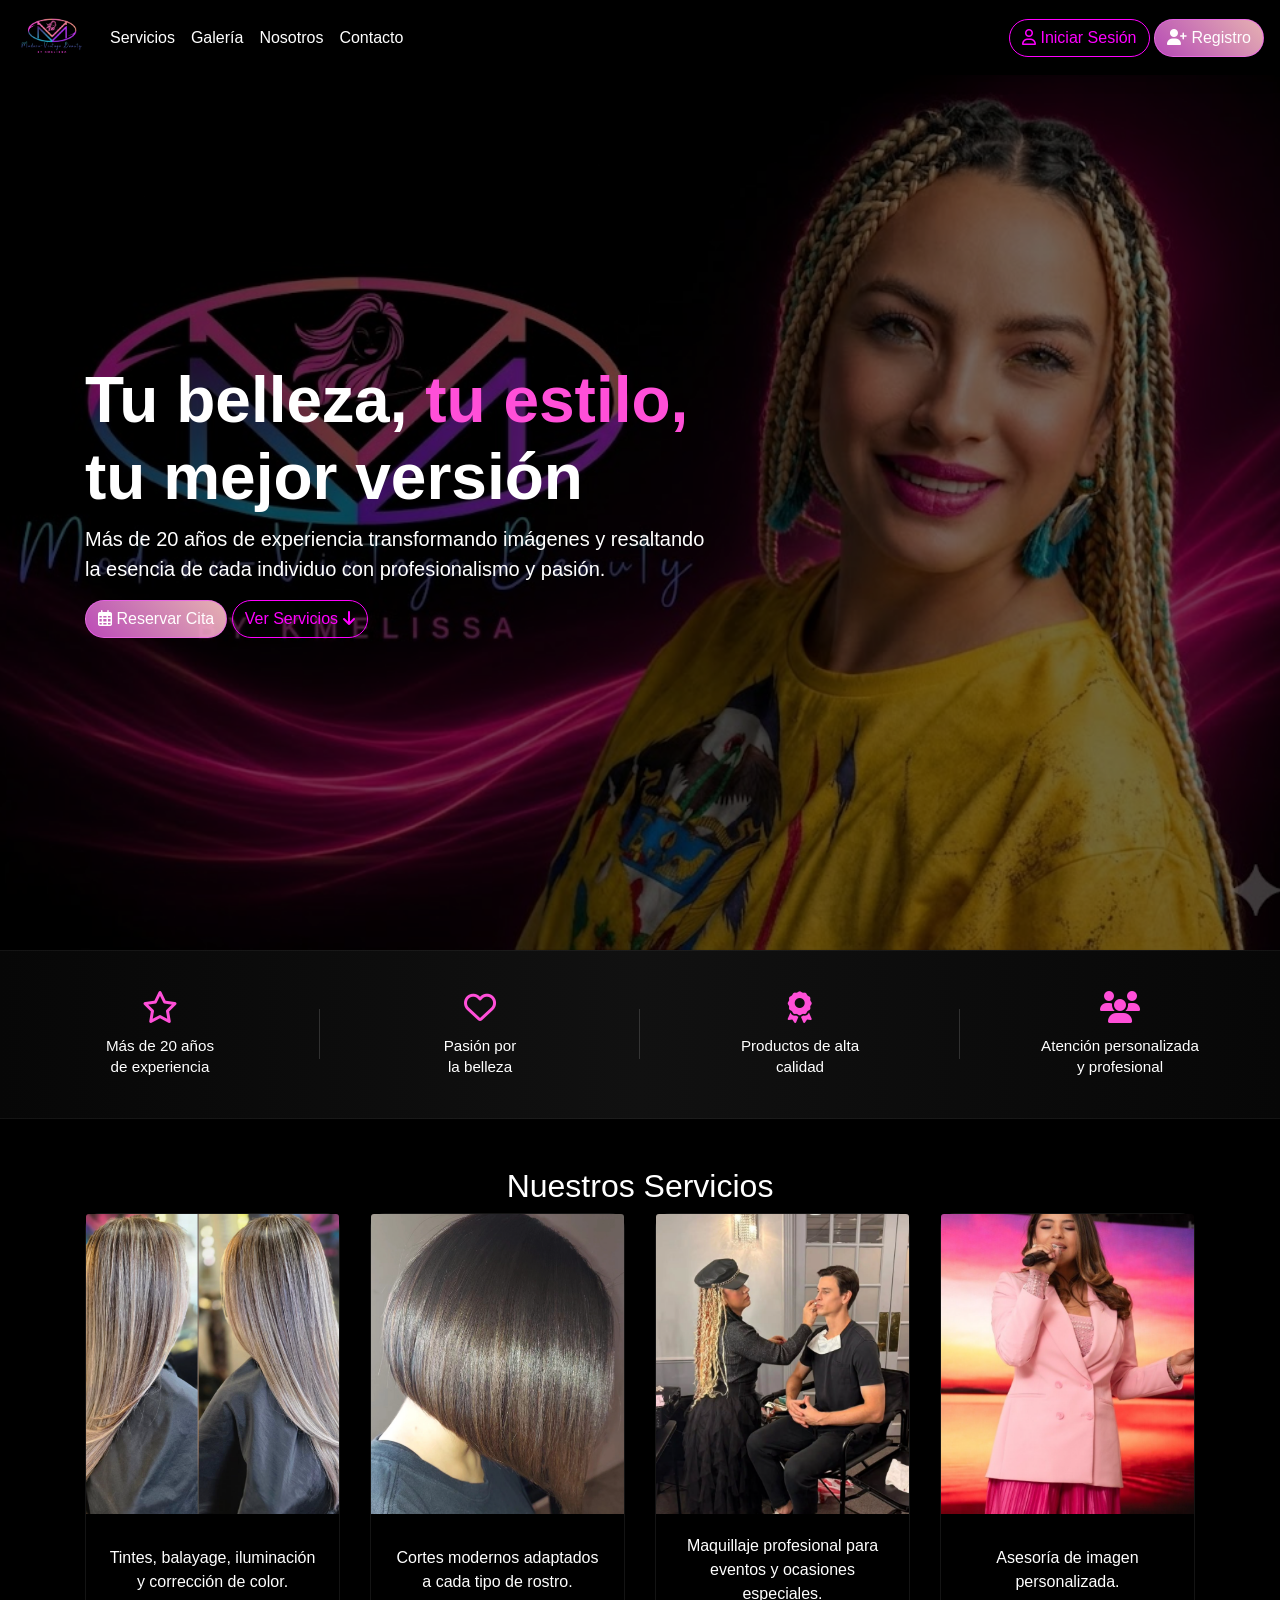
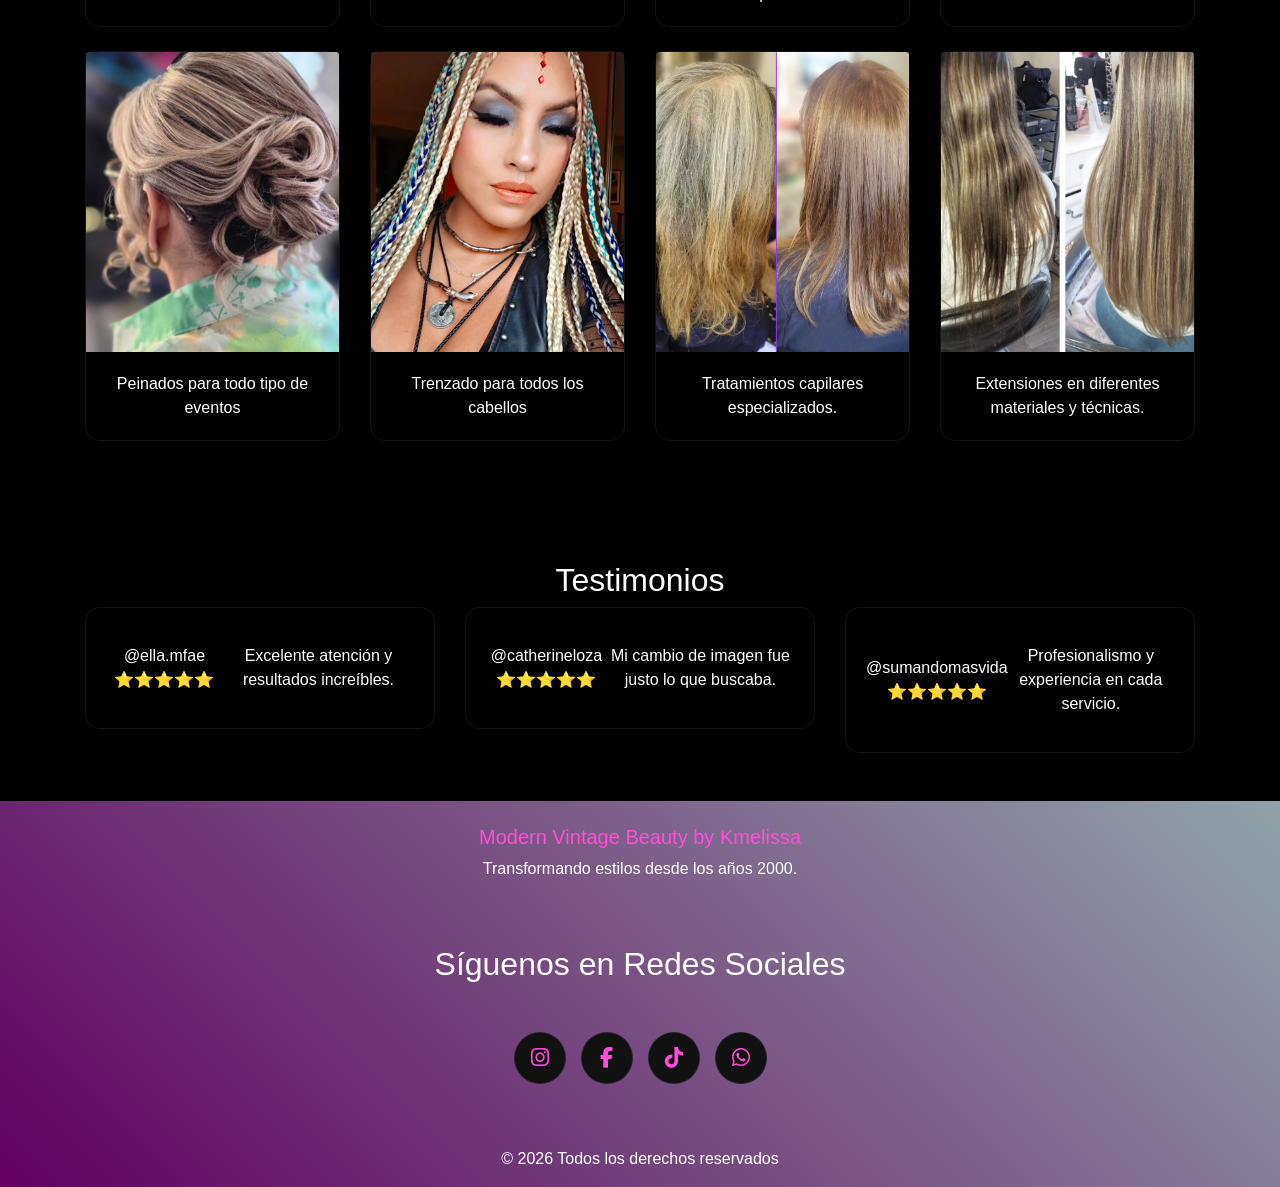
<file: index.html>
<!doctype html>
<html lang="en">

<head>
    <!-- Required meta tags -->
    <meta charset="utf-8">
    <meta name="viewport" content="width=device-width, initial-scale=1, shrink-to-fit=no">

    <!-- Bootstrap CSS -->
    <link rel="stylesheet" href="https://cdn.jsdelivr.net/npm/bootstrap@4.6.2/dist/css/bootstrap.min.css"
        integrity="sha384-xOolHFLEh07PJGoPkLv1IbcEPTNtaed2xpHsD9ESMhqIYd0nLMwNLD69Npy4HI+N" crossorigin="anonymous">
    <!-- Font Awesome -->
    <link rel="stylesheet" href="https://cdnjs.cloudflare.com/ajax/libs/font-awesome/6.5.2/css/all.min.css">
    <!-- CSS -->
    <link rel="stylesheet" href="./index.css">
    <link rel="stylesheet" href="./style.css">

    <title>Modern Vintage Beauty</title>
</head>

<body>
    <!-- NAVBAR -->

    <nav class="navbar navbar-expand-lg navbar-dark bg-dark">
        <a class="navbar-brand" href="./index.html"><img src="./assets/logoconfondo.png" alt="Logo" class="logo"></a>
        <button class="navbar-toggler" type="button" data-toggle="collapse" data-target="#navbarSupportedContent"
            aria-controls="navbarSupportedContent" aria-expanded="false" aria-label="Toggle navigation">
            <span class="navbar-toggler-icon"></span>
        </button>

        <div class="collapse navbar-collapse" id="navbarSupportedContent">
            <ul class="navbar-nav mr-auto">
                <li class="nav-item">
                    <a class="nav-link" href="#servicios">Servicios</a>
                </li>
                <li class="nav-item">
                    <a class="nav-link" href="./galeria.html">Galería</a>
                </li>
                <li class="nav-item">
                    <a class="nav-link" href="./nosotros.html">Nosotros</a>
                </li>
                <li class="nav-item">
                    <a class="nav-link" href="./contacto.html">Contacto</a>
                </li>
            </ul>
            <div class="botones-nav">

                <a href="./login.html" class="btn btn-login">
                    <i class="fa-regular fa-user"></i>
                    Iniciar Sesión
                </a>
                <a href="./registro.html" class="btn btn-registro">
                    <i class="fa-solid fa-user-plus"></i>
                    Registro
                </a>
            </div>
        </div>
    </nav>

    <!-- HERO -->

    <section class="hero">

        <div class="overlay"></div>

        <div class="container hero-content">

            <div class="row">

                <div class="col-lg-7">

                    <h1>
                        Tu belleza,
                        <span>tu estilo,</span>
                        tu mejor versión
                    </h1>

                    <p>
                        Más de 20 años de experiencia transformando imágenes y
                        resaltando la esencia de cada individuo con profesionalismo y pasión.
                    </p>

                    <div class="hero-buttons">

                        <a href="./contacto.html" class="btn btn-principal">
                            <i class="fa-regular fa-calendar-days"></i>
                            Reservar Cita
                        </a>

                        <a href="#servicios" class="btn btn-secundario">
                            Ver Servicios
                            <i class="fa-solid fa-arrow-down"></i>
                        </a>

                    </div>
                </div>

            </div>

        </div>

    </section>

    <!-- BENEFICIOS -->

    <section class="beneficios">

        <div class="container-fluid">

            <div class="row text-center">

                <div class="col-md-3 col-6 beneficio-item">

                    <i class="fa-regular fa-star"></i>

                    <h6>Más de 20 años<br>de experiencia</h6>

                </div>

                <div class="col-md-3 col-6 beneficio-item">

                    <i class="fa-regular fa-heart"></i>

                    <h6>Pasión por<br>la belleza</h6>

                </div>
            

                <div class="col-md-3 col-6 beneficio-item">

                    <i class="fa-solid fa-award"></i>

                    <h6>Productos de alta<br>calidad</h6>

                </div>

                <div class="col-md-3 col-6 beneficio-item">

                    <i class="fa-solid fa-users"></i>

                    <h6>Atención personalizada<br>y profesional</h6>

                </div>

            </div>

        </div>

    </section>

    <!-- SERVICIOS -->

    <section class="py-5" id="servicios">

        <div class="container">

            <h2 class="text-center section-title">
                Nuestros Servicios
            </h2>

            <div class="row">

                <div class="col-md-3 mb-4">

                    <div class="card servicio-card">
                        <img src="./assets/color.png" class="card-img-top" alt="Coloración">
                        <div class="card-body">
                            <p class="card-text">Tintes, balayage, iluminación y corrección de color.</p>
                        </div>
                    </div>

                </div>

                <div class="col-md-3 mb-4">

                    <div class="card servicio-card">
                        <img src="./assets/cortes.png" class="card-img-top" alt="Cortes">
                        <div class="card-body">
                            <p class="card-text">Cortes modernos adaptados a cada tipo de rostro.</p>
                        </div>
                    </div>

                </div>

                <div class="col-md-3 mb-4">

                    <div class="card servicio-card">
                        <img src="./assets/maquillaje.png" class="card-img-top" alt="Maquillaje">
                        <div class="card-body">
                            <p class="card-text">Maquillaje profesional para eventos y ocasiones especiales.</p>
                        </div>
                    </div>

                </div>

                <div class="col-md-3 mb-4">

                    <div class="card servicio-card">
                        <img src="./assets/asesoriadeimagen.png" class="card-img-top" alt="Asesoría de Imagen">
                        <div class="card-body">
                            <p class="card-text">Asesoría de imagen personalizada.</p>
                        </div>
                    </div>

                </div>

                <div class="col-md-3 mb-4">

                    <div class="card servicio-card">
                        <img src="./assets/peinados.png" class="card-img-top" alt="Peinados">
                        <div class="card-body">
                            <p class="card-text">Peinados para todo tipo de eventos</p>
                        </div>
                    </div>

                </div>

                <div class="col-md-3 mb-4">

                    <div class="card servicio-card">
                        <img src="./assets/trenzado.png" class="card-img-top" alt="Trenzado">
                        <div class="card-body">
                            <p class="card-text">Trenzado para todos los cabellos</p>
                        </div>
                    </div>

                </div>

                <div class="col-md-3 mb-4">

                    <div class="card servicio-card">
                        <img src="./assets/tratamientos.png" class="card-img-top" alt="Tratamientos">
                        <div class="card-body">
                            <p class="card-text">Tratamientos capilares especializados.</p>
                        </div>
                    </div>

                </div>

                <div class="col-md-3 mb-4">

                    <div class="card servicio-card">
                        <img src="./assets/extensiones.png" class="card-img-top" alt="Extensiones">
                        <div class="card-body">
                            <p class="card-text">Extensiones en diferentes materiales y técnicas.</p>
                        </div>
                    </div>

                </div>

            </div>

        </div>

    </section>

    <!-- TESTIMONIOS -->

    <section class="py-5">

        <div class="container">

            <h2 class="text-center section-title">
                Testimonios
            </h2>

            <div class="row">

                <div class="col-md-4">

                    <div class="card">

                        <div class="card-body">

                            @ella.mfae
                            ⭐⭐⭐⭐⭐

                            <p class="mt-3">
                                Excelente atención y resultados increíbles.
                            </p>

                        </div>

                    </div>

                </div>

                <div class="col-md-4">

                    <div class="card">

                        <div class="card-body">

                            @catherineloza
                            ⭐⭐⭐⭐⭐

                            <p class="mt-3">
                                Mi cambio de imagen fue justo lo que buscaba.
                            </p>

                        </div>

                    </div>

                </div>

                <div class="col-md-4">

                    <div class="card">

                        <div class="card-body">

                            @sumandomasvida
                            ⭐⭐⭐⭐⭐

                            <p class="mt-3">
                                Profesionalismo y experiencia en cada servicio.
                            </p>

                        </div>

                    </div>

                </div>

            </div>

        </div>

    </section>

    <!-- FOOTER -->

    <footer class="py-4">

        <div class="container text-center">

            <h5>Modern Vintage Beauty by Kmelissa</h5>

            <p>
                Transformando estilos desde los años 2000.
            </p>
            <section class="redes-section py-5">

    <div class="container text-center">

        <h2 class="section-title mb-5">

            Síguenos en Redes Sociales

        </h2>

        <div class="social-links">

            <a href="https://www.instagram.com/modernvintagebeauty_bykmelissa/" class="social-btn">

                <i class="fa-brands fa-instagram"></i>

            </a>

            <a href="https://www.facebook.com/karenmelissa.munozpena?locale=es_LA" class="social-btn">

                <i class="fa-brands fa-facebook-f"></i>

            </a>

            <a href="https://www.tiktok.com/@modern_vintage_beauty_km?lang=es-419" class="social-btn">

                <i class="fa-brands fa-tiktok"></i>

            </a>

            <a href="https://wa.me/13463327100" class="social-btn">

                <i class="fa-brands fa-whatsapp"></i>

            </a>

        </div>

    </div>

</section>

            <p class="mb-0">
                © 2026 Todos los derechos reservados
            </p>

        </div>

    </footer>

    <!-- Optional JavaScript; choose one of the two! -->

    <!-- Option 1: jQuery and Bootstrap Bundle (includes Popper) -->
    <script src="https://cdn.jsdelivr.net/npm/jquery@3.5.1/dist/jquery.slim.min.js"
        integrity="sha384-DfXdz2htPH0lsSSs5nCTpuj/zy4C+OGpamoFVy38MVBnE+IbbVYUew+OrCXaRkfj"
        crossorigin="anonymous"></script>
    <script src="https://cdn.jsdelivr.net/npm/bootstrap@4.6.2/dist/js/bootstrap.bundle.min.js"
        integrity="sha384-Fy6S3B9q64WdZWQUiU+q4/2Lc9npb8tCaSX9FK7E8HnRr0Jz8D6OP9dO5Vg3Q9ct"
        crossorigin="anonymous"></script>

    <!-- Option 2: Separate Popper and Bootstrap JS -->
    <!--
    <script src="https://cdn.jsdelivr.net/npm/jquery@3.5.1/dist/jquery.slim.min.js" integrity="sha384-DfXdz2htPH0lsSSs5nCTpuj/zy4C+OGpamoFVy38MVBnE+IbbVYUew+OrCXaRkfj" crossorigin="anonymous"></script>
    <script src="https://cdn.jsdelivr.net/npm/popper.js@1.16.1/dist/umd/popper.min.js" integrity="sha384-9/reFTGAW83EW2RDu2S0VKaIzap3H66lZH81PoYlFhbGU+6BZp6G7niu735Sk7lN" crossorigin="anonymous"></script>
    <script src="https://cdn.jsdelivr.net/npm/bootstrap@4.6.2/dist/js/bootstrap.min.js" integrity="sha384-+sLIOodYLS7CIrQpBjl+C7nPvqq+FbNUBDunl/OZv93DB7Ln/533i8e/mZXLi/P+" crossorigin="anonymous"></script>
    -->
</body>

</html>
</file>
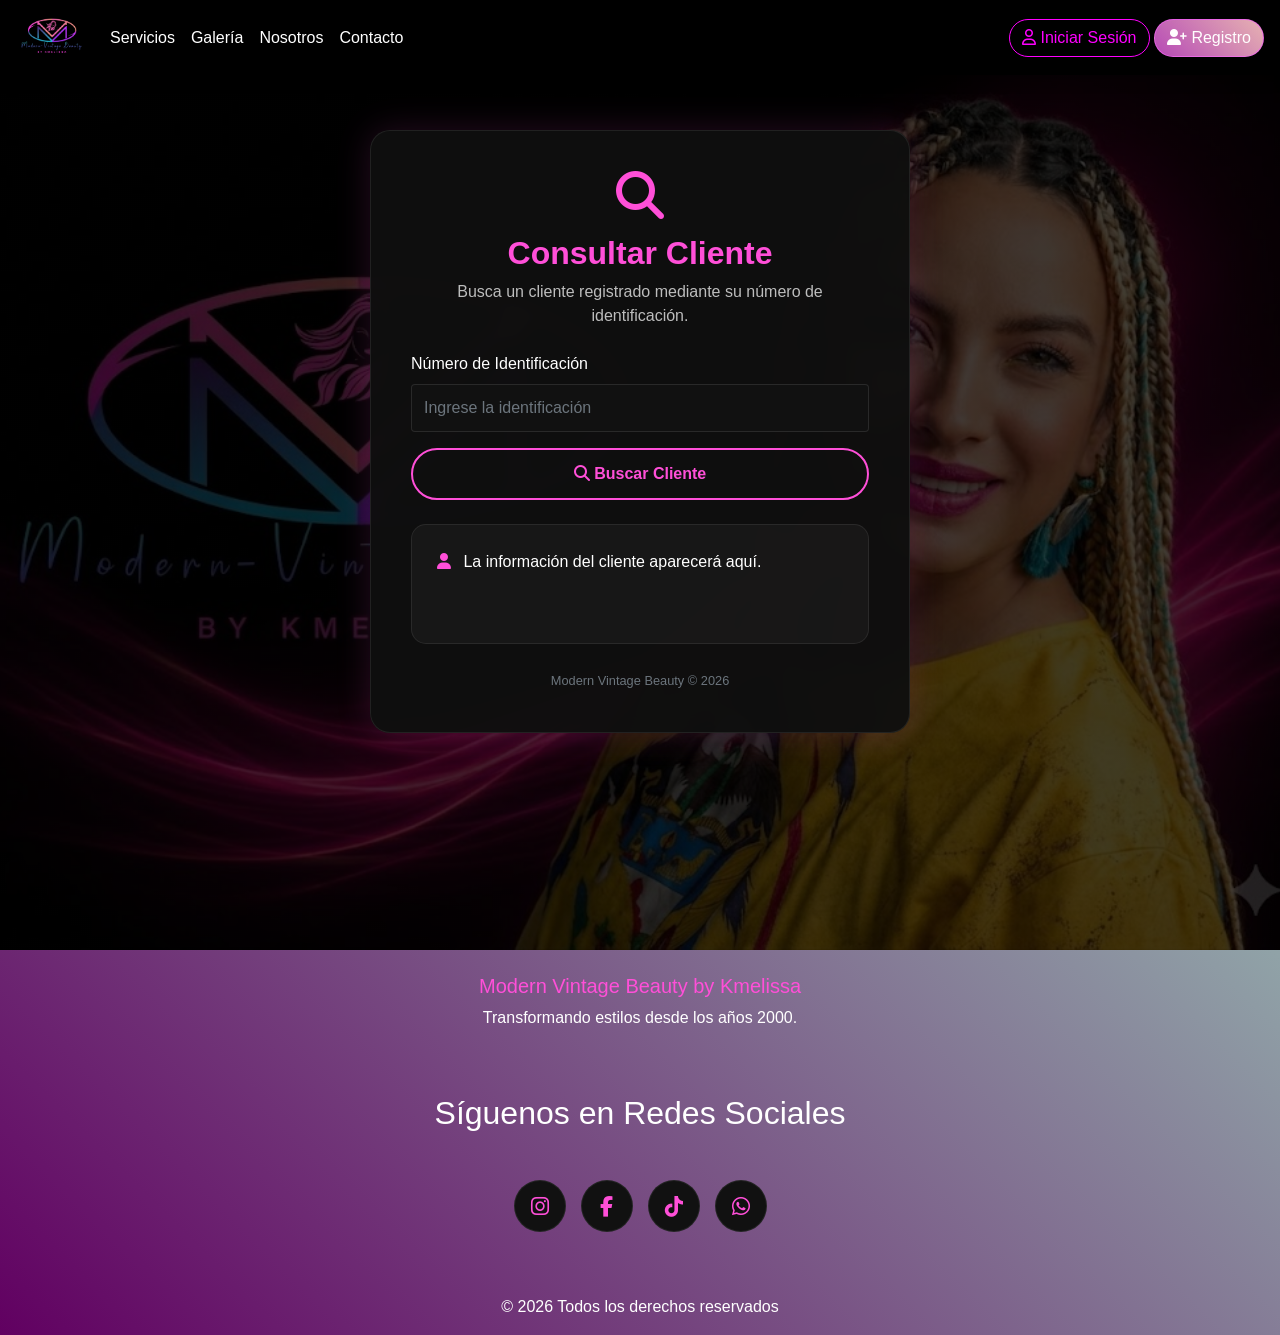
<file: consultar.html>
<!doctype html>
<html lang="en">

<head>
    <!-- Required meta tags -->
    <meta charset="utf-8">
    <meta name="viewport" content="width=device-width, initial-scale=1, shrink-to-fit=no">

    <!-- Bootstrap CSS -->
    <link rel="stylesheet" href="https://cdn.jsdelivr.net/npm/bootstrap@4.6.2/dist/css/bootstrap.min.css"
        integrity="sha384-xOolHFLEh07PJGoPkLv1IbcEPTNtaed2xpHsD9ESMhqIYd0nLMwNLD69Npy4HI+N" crossorigin="anonymous">
    <!-- Font Awesome -->
    <link rel="stylesheet" href="https://cdnjs.cloudflare.com/ajax/libs/font-awesome/6.5.2/css/all.min.css">
    <!-- CSS -->
    <link rel="stylesheet" href="./consultar.css">
    <link rel="stylesheet" href="./style.css">

    <title>Consultar Cliente</title>
</head>

<body>

    <!-- NAVBAR -->

    <nav class="navbar navbar-expand-lg navbar-dark bg-dark">
        <a class="navbar-brand" href="./index.html"><img src="./assets/logoconfondo.png" alt="Logo" class="logo"></a>
        <button class="navbar-toggler" type="button" data-toggle="collapse" data-target="#navbarSupportedContent"
            aria-controls="navbarSupportedContent" aria-expanded="false" aria-label="Toggle navigation">
            <span class="navbar-toggler-icon"></span>
        </button>

        <div class="collapse navbar-collapse" id="navbarSupportedContent">
            <ul class="navbar-nav mr-auto">
                <li class="nav-item">
                    <a class="nav-link" href="./servicios.html">Servicios</a>
                </li>
                <li class="nav-item">
                    <a class="nav-link" href="./galeria.html">Galería</a>
                </li>
                <li class="nav-item">
                    <a class="nav-link" href="./nosotros.html">Nosotros</a>
                </li>
                <li class="nav-item">
                    <a class="nav-link" href="./contacto.html">Contacto</a>
                </li>
            </ul>
            <div class="botones-nav">

                <a href="./login.html" class="btn btn-login">
                    <i class="fa-regular fa-user"></i>
                    Iniciar Sesión
                </a>
                <a href="./registro.html" class="btn btn-registro">
                    <i class="fa-solid fa-user-plus"></i>
                    Registro
                </a>
            </div>
        </div>
    </nav>

    <!-- CONSULTAR CLIENTE -->

    <section class="consulta-section">

        <div class="container">

            <div class="row justify-content-center">

                <div class="col-lg-6 col-md-8">

                    <div class="consulta-card">

                        <div class="text-center mb-4">

                            <i class="fa-solid fa-magnifying-glass consulta-icon"></i>

                            <h2>Consultar Cliente</h2>

                            <p>
                                Busca un cliente registrado mediante su número de identificación.
                            </p>

                        </div>

                        <form>

                            <div class="form-group">

                                <label>Número de Identificación</label>

                                <input type="text" class="form-control" id="buscarIdentificacion"
                                    placeholder="Ingrese la identificación">

                            </div>

                            <button type="button" class="btn btn-consultar btn-block" onclick="buscarCliente()">

                                <i class="fa-solid fa-search"></i>

                                Buscar Cliente

                            </button>

                        </form>

                        <div id="resultadoBusqueda" class="resultado-cliente mt-4">

                            <div>

                                <i class="fa-solid fa-user"></i>

                                La información del cliente aparecerá aquí.

                            </div>

                        </div>

                        <div class="text-center mt-4">

                            <small class="text-muted">

                                Modern Vintage Beauty © 2026

                            </small>

                        </div>

                    </div>

                </div>

            </div>

        </div>

    </section>


    <!-- FOOTER -->

    <footer class="py-4">

        <div class="container text-center">

            <h5>Modern Vintage Beauty by Kmelissa</h5>

            <p>
                Transformando estilos desde los años 2000.
            </p>
            <section class="redes-section py-5">

                <div class="container text-center">

                    <h2 class="section-title mb-5">

                        Síguenos en Redes Sociales

                    </h2>

                    <div class="social-links">

                        <a href="https://www.instagram.com/modernvintagebeauty_bykmelissa/" class="social-btn">

                            <i class="fa-brands fa-instagram"></i>

                        </a>

                        <a href="https://www.facebook.com/karenmelissa.munozpena?locale=es_LA" class="social-btn">

                            <i class="fa-brands fa-facebook-f"></i>

                        </a>

                        <a href="https://www.tiktok.com/@modern_vintage_beauty_km?lang=es-419" class="social-btn">

                            <i class="fa-brands fa-tiktok"></i>

                        </a>

                        <a href="https://wa.me/13463327100" class="social-btn">

                            <i class="fa-brands fa-whatsapp"></i>

                        </a>

                    </div>

                </div>

            </section>

            <p class="mb-0">
                © 2026 Todos los derechos reservados
            </p>

        </div>

    </footer>



    <!-- Optional JavaScript; choose one of the two! -->

    <!-- Option 1: jQuery and Bootstrap Bundle (includes Popper) -->
    <script src="https://cdn.jsdelivr.net/npm/jquery@3.5.1/dist/jquery.slim.min.js"
        integrity="sha384-DfXdz2htPH0lsSSs5nCTpuj/zy4C+OGpamoFVy38MVBnE+IbbVYUew+OrCXaRkfj"
        crossorigin="anonymous"></script>
    <script src="https://cdn.jsdelivr.net/npm/bootstrap@4.6.2/dist/js/bootstrap.bundle.min.js"
        integrity="sha384-Fy6S3B9q64WdZWQUiU+q4/2Lc9npb8tCaSX9FK7E8HnRr0Jz8D6OP9dO5Vg3Q9ct"
        crossorigin="anonymous"></script>

    <!-- Option 2: Separate Popper and Bootstrap JS -->
    <!--
    <script src="https://cdn.jsdelivr.net/npm/jquery@3.5.1/dist/jquery.slim.min.js" integrity="sha384-DfXdz2htPH0lsSSs5nCTpuj/zy4C+OGpamoFVy38MVBnE+IbbVYUew+OrCXaRkfj" crossorigin="anonymous"></script>
    <script src="https://cdn.jsdelivr.net/npm/popper.js@1.16.1/dist/umd/popper.min.js" integrity="sha384-9/reFTGAW83EW2RDu2S0VKaIzap3H66lZH81PoYlFhbGU+6BZp6G7niu735Sk7lN" crossorigin="anonymous"></script>
    <script src="https://cdn.jsdelivr.net/npm/bootstrap@4.6.2/dist/js/bootstrap.min.js" integrity="sha384-+sLIOodYLS7CIrQpBjl+C7nPvqq+FbNUBDunl/OZv93DB7Ln/533i8e/mZXLi/P+" crossorigin="anonymous"></script>
    -->
    <script src="./consultar.js"></script>
</body>

</html>
</file>
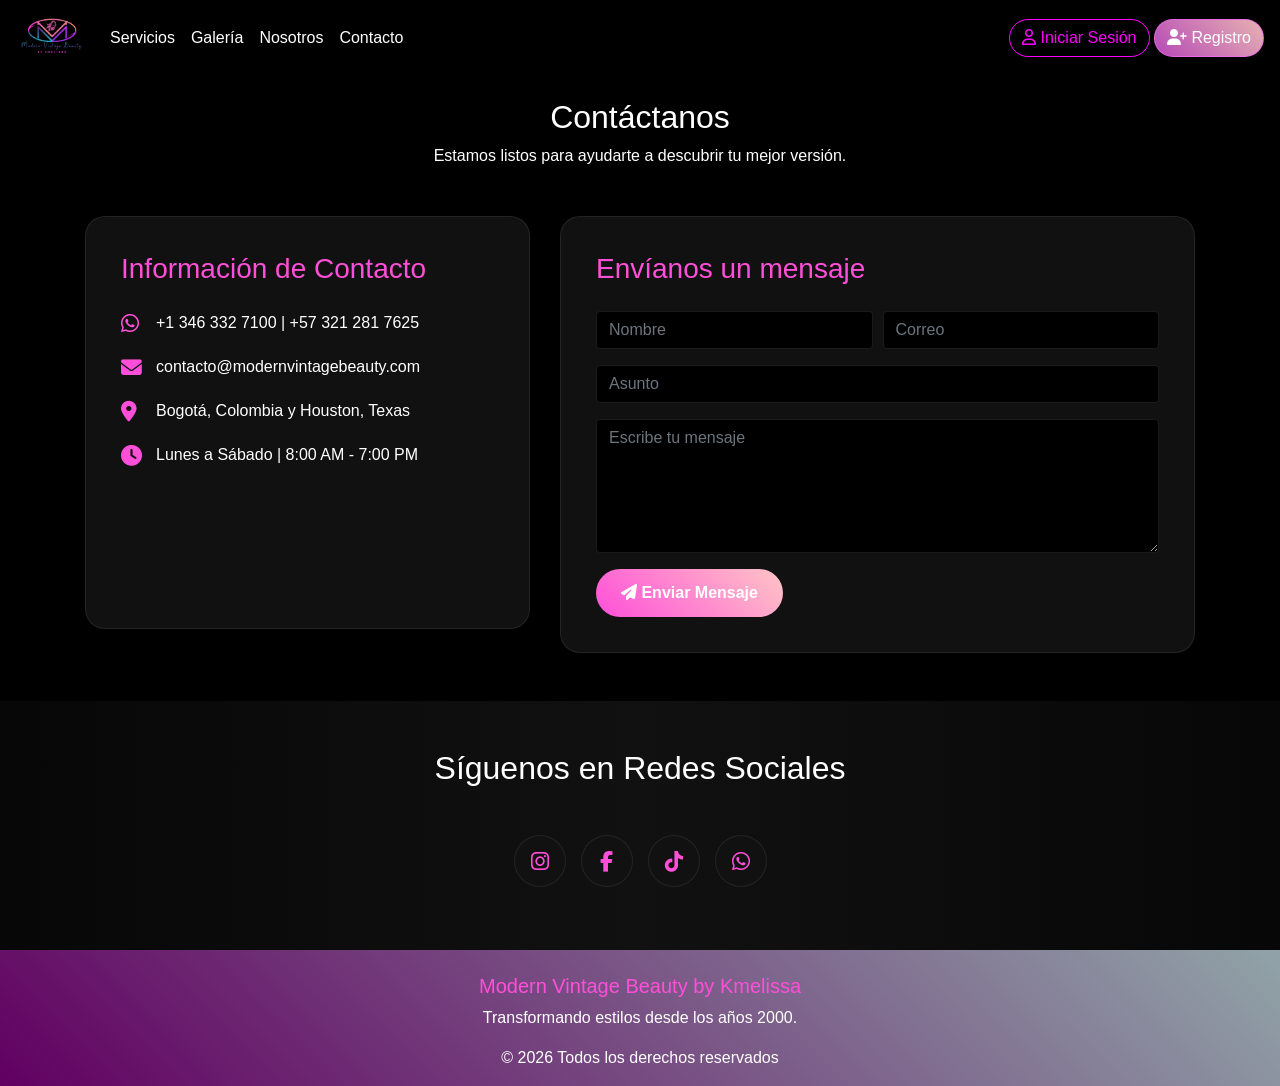
<file: contacto.html>
<!doctype html>
<html lang="en">
  <head>
    <!-- Required meta tags -->
    <meta charset="utf-8">
    <meta name="viewport" content="width=device-width, initial-scale=1, shrink-to-fit=no">

    <!-- Bootstrap CSS -->
    <link rel="stylesheet" href="https://cdn.jsdelivr.net/npm/bootstrap@4.6.2/dist/css/bootstrap.min.css" integrity="sha384-xOolHFLEh07PJGoPkLv1IbcEPTNtaed2xpHsD9ESMhqIYd0nLMwNLD69Npy4HI+N" crossorigin="anonymous">
<!-- Font Awesome -->
    <link rel="stylesheet" href="https://cdnjs.cloudflare.com/ajax/libs/font-awesome/6.5.2/css/all.min.css">
    <!-- CSS -->
    <link rel="stylesheet" href="./contacto.css">
    <link rel="stylesheet" href="./style.css">
    <title>Contactanos</title>
  </head>
  <body>

    <!-- NAVBAR -->

    <nav class="navbar navbar-expand-lg navbar-dark bg-dark">
        <a class="navbar-brand" href="./index.html"><img src="./assets/logoconfondo.png" alt="Logo" class="logo"></a>
        <button class="navbar-toggler" type="button" data-toggle="collapse" data-target="#navbarSupportedContent"
            aria-controls="navbarSupportedContent" aria-expanded="false" aria-label="Toggle navigation">
            <span class="navbar-toggler-icon"></span>
        </button>

        <div class="collapse navbar-collapse" id="navbarSupportedContent">
            <ul class="navbar-nav mr-auto">
                <li class="nav-item">
                    <a class="nav-link" href="./index.html#servicios">Servicios</a>
                </li>
                <li class="nav-item">
                    <a class="nav-link" href="./galeria.html">Galería</a>
                </li>
                <li class="nav-item">
                    <a class="nav-link" href="./nosotros.html">Nosotros</a>
                </li>
                <li class="nav-item">
                    <a class="nav-link" href="./contacto.html">Contacto</a>
                </li>
            </ul>
            <div class="botones-nav">
                <a href="./login.html" class="btn btn-login">
                    <i class="fa-regular fa-user"></i>
                    Iniciar Sesión
                </a>
                <a href="./registro.html" class="btn btn-registro">
                    <i class="fa-solid fa-user-plus"></i>
                    Registro
                </a>
            </div>
        </div>
    </nav>

<!-- CONTACTO -->

<section class="contacto-section py-5">

    <div class="container">

        <div class="text-center mb-5">

            <h2 class="section-title">
                Contáctanos
            </h2>

            <p class="section-subtitle">

                Estamos listos para ayudarte a descubrir tu mejor versión.

            </p>

        </div>

        <div class="row">

            <!-- INFORMACIÓN -->

            <div class="col-lg-5 mb-4">

                <div class="contact-card">

                    <h3>Información de Contacto</h3>

                    <div class="contact-item">

                        <i class="fa-brands fa-whatsapp"></i>

                        <span>+1 346 332 7100 | +57 321 281 7625</span>

                    </div>

                    <div class="contact-item">

                        <i class="fa-solid fa-envelope"></i>

                        <span>contacto@modernvintagebeauty.com</span>

                    </div>

                    <div class="contact-item">

                        <i class="fa-solid fa-location-dot"></i>

                        <span>Bogotá, Colombia y Houston, Texas</span>

                    </div>

                    <div class="contact-item">

                        <i class="fa-solid fa-clock"></i>

                        <span>Lunes a Sábado | 8:00 AM - 7:00 PM</span>

                    </div>

                </div>

            </div>

            <!-- FORMULARIO -->

            <div class="col-lg-7">

                <div class="contact-card">

                    <h3>Envíanos un mensaje</h3>

                    <form>

                        <div class="form-row">

                            <div class="form-group col-md-6">

                                <input
                                    type="text"
                                    class="form-control"
                                    placeholder="Nombre">

                            </div>

                            <div class="form-group col-md-6">

                                <input
                                    type="email"
                                    class="form-control"
                                    placeholder="Correo">

                            </div>

                        </div>

                        <div class="form-group">

                            <input
                                type="text"
                                class="form-control"
                                placeholder="Asunto">

                        </div>

                        <div class="form-group">

                            <textarea
                                class="form-control"
                                rows="5"
                                placeholder="Escribe tu mensaje"></textarea>

                        </div>

                        <button
                            type="submit"
                            class="btn btn-contacto">

                            <i class="fa-solid fa-paper-plane"></i>

                            Enviar Mensaje

                        </button>

                    </form>

                </div>

            </div>

        </div>

    </div>

</section>

<!-- REDES -->

<section class="redes-section py-5">

    <div class="container text-center">

        <h2 class="section-title mb-5">

            Síguenos en Redes Sociales

        </h2>

        <div class="social-links">

            <a href="https://www.instagram.com/modernvintagebeauty_bykmelissa/" class="social-btn">

                <i class="fa-brands fa-instagram"></i>

            </a>

            <a href="https://www.facebook.com/karenmelissa.munozpena?locale=es_LA" class="social-btn">

                <i class="fa-brands fa-facebook-f"></i>

            </a>

            <a href="https://www.tiktok.com/@modern_vintage_beauty_km?lang=es-419" class="social-btn">

                <i class="fa-brands fa-tiktok"></i>

            </a>

            <a href="https://wa.me/13463327100" class="social-btn">

                <i class="fa-brands fa-whatsapp"></i>

            </a>

        </div>

    </div>

</section>

    <!-- FOOTER -->

    <footer class="py-4">

        <div class="container text-center">

            <h5>Modern Vintage Beauty by Kmelissa</h5>

            <p>
                Transformando estilos desde los años 2000.
            </p>

            <p class="mb-0">
                © 2026 Todos los derechos reservados
            </p>

        </div>

    </footer>
    <!-- Optional JavaScript; choose one of the two! -->

    <!-- Option 1: jQuery and Bootstrap Bundle (includes Popper) -->
    <script src="https://cdn.jsdelivr.net/npm/jquery@3.5.1/dist/jquery.slim.min.js" integrity="sha384-DfXdz2htPH0lsSSs5nCTpuj/zy4C+OGpamoFVy38MVBnE+IbbVYUew+OrCXaRkfj" crossorigin="anonymous"></script>
    <script src="https://cdn.jsdelivr.net/npm/bootstrap@4.6.2/dist/js/bootstrap.bundle.min.js" integrity="sha384-Fy6S3B9q64WdZWQUiU+q4/2Lc9npb8tCaSX9FK7E8HnRr0Jz8D6OP9dO5Vg3Q9ct" crossorigin="anonymous"></script>

    <!-- Option 2: Separate Popper and Bootstrap JS -->
    <!--
    <script src="https://cdn.jsdelivr.net/npm/jquery@3.5.1/dist/jquery.slim.min.js" integrity="sha384-DfXdz2htPH0lsSSs5nCTpuj/zy4C+OGpamoFVy38MVBnE+IbbVYUew+OrCXaRkfj" crossorigin="anonymous"></script>
    <script src="https://cdn.jsdelivr.net/npm/popper.js@1.16.1/dist/umd/popper.min.js" integrity="sha384-9/reFTGAW83EW2RDu2S0VKaIzap3H66lZH81PoYlFhbGU+6BZp6G7niu735Sk7lN" crossorigin="anonymous"></script>
    <script src="https://cdn.jsdelivr.net/npm/bootstrap@4.6.2/dist/js/bootstrap.min.js" integrity="sha384-+sLIOodYLS7CIrQpBjl+C7nPvqq+FbNUBDunl/OZv93DB7Ln/533i8e/mZXLi/P+" crossorigin="anonymous"></script>
    -->
  </body>
</html>
</file>
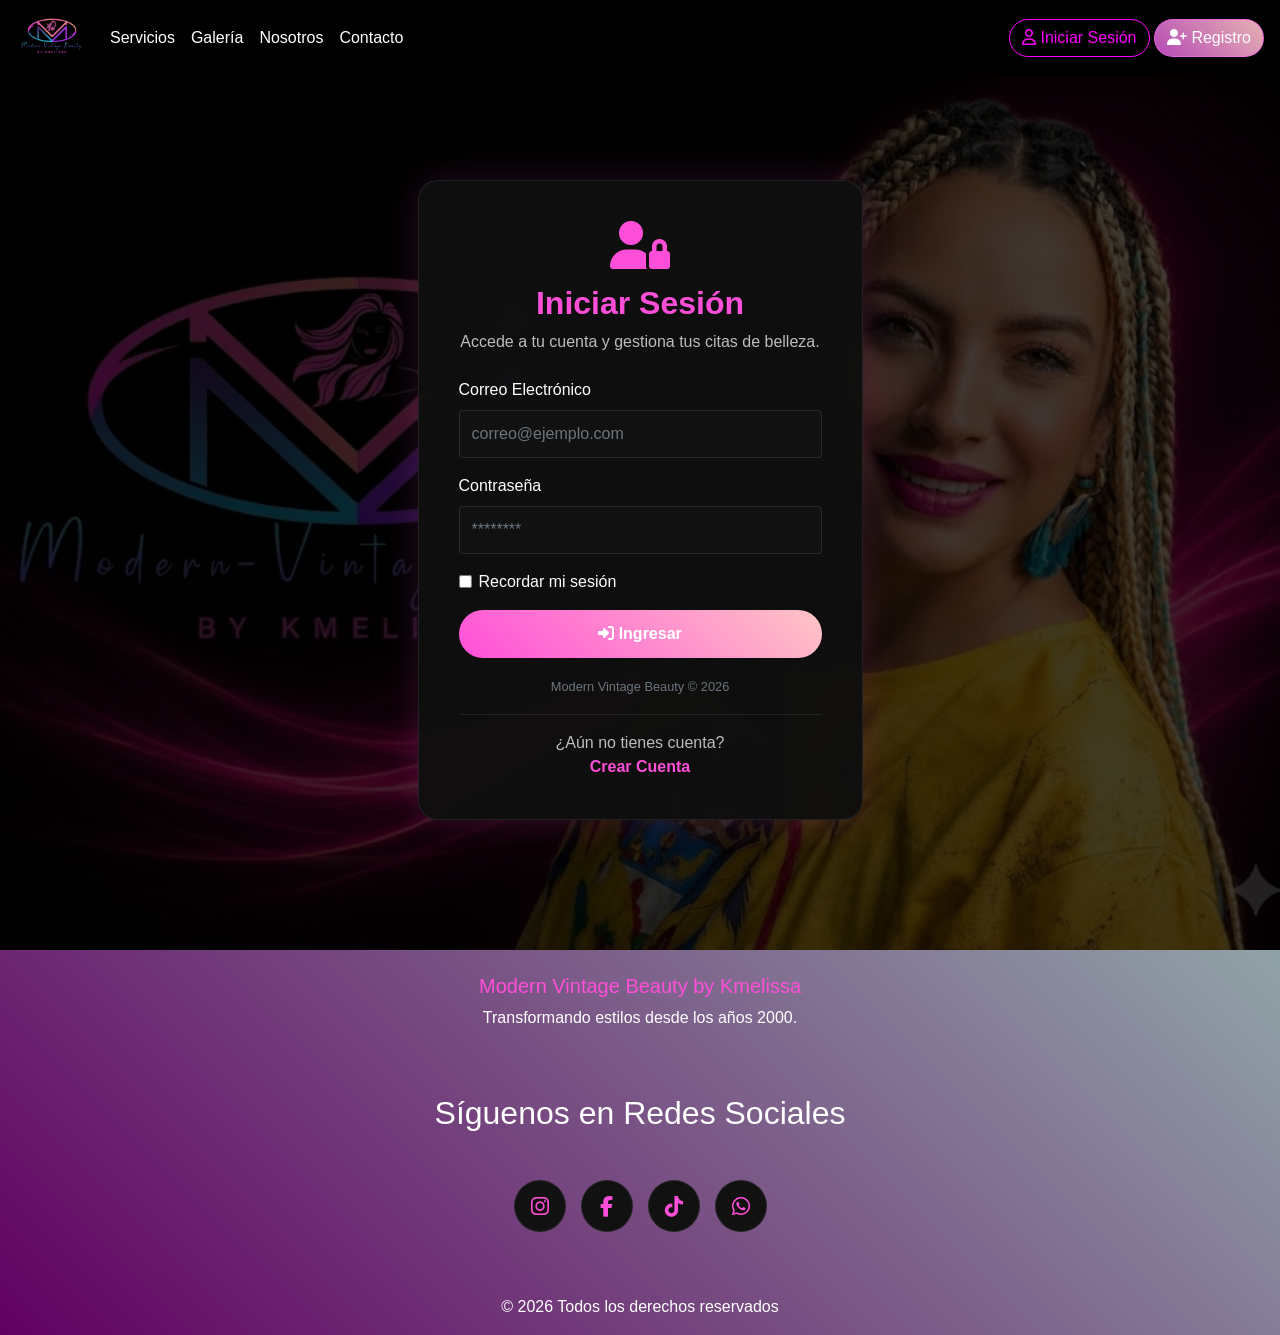
<file: login.html>
<!doctype html>
<html lang="en">

<head>
    <!-- Required meta tags -->
    <meta charset="utf-8">
    <meta name="viewport" content="width=device-width, initial-scale=1, shrink-to-fit=no">

    <!-- Bootstrap CSS -->
    <link rel="stylesheet" href="https://cdn.jsdelivr.net/npm/bootstrap@4.6.2/dist/css/bootstrap.min.css"
        integrity="sha384-xOolHFLEh07PJGoPkLv1IbcEPTNtaed2xpHsD9ESMhqIYd0nLMwNLD69Npy4HI+N" crossorigin="anonymous">
    <!-- Font Awesome -->
    <link rel="stylesheet" href="https://cdnjs.cloudflare.com/ajax/libs/font-awesome/6.5.2/css/all.min.css">
    <link rel="stylesheet" href="./login.css">
    <link rel="stylesheet" href="./style.css">
    <title>Login</title>
</head>

<body>

    <!-- NAVBAR -->

    <nav class="navbar navbar-expand-lg navbar-dark bg-dark">
        <a class="navbar-brand" href="./index.html"><img src="./assets/logoconfondo.png" alt="Logo" class="logo"></a>
        <button class="navbar-toggler" type="button" data-toggle="collapse" data-target="#navbarSupportedContent"
            aria-controls="navbarSupportedContent" aria-expanded="false" aria-label="Toggle navigation">
            <span class="navbar-toggler-icon"></span>
        </button>

        <div class="collapse navbar-collapse" id="navbarSupportedContent">
            <ul class="navbar-nav mr-auto">
                <li class="nav-item">
                    <a class="nav-link" href="./index.html#servicios">Servicios</a>
                </li>
                <li class="nav-item">
                    <a class="nav-link" href="./galeria.html">Galería</a>
                </li>
                <li class="nav-item">
                    <a class="nav-link" href="./nosotros.html">Nosotros</a>
                </li>
                <li class="nav-item">
                    <a class="nav-link" href="./contacto.html">Contacto</a>
                </li>
            </ul>
            <div class="botones-nav">

                <a href="./login.html" class="btn btn-login">
                    <i class="fa-regular fa-user"></i>
                    Iniciar Sesión
                </a>
                <a href="./registro.html" class="btn btn-registro">
                    <i class="fa-solid fa-user-plus"></i>
                    Registro
                </a>
            </div>
        </div>
    </nav>

    <!-- LOGIN -->

    <section class="login-section">

        <div class="container">

            <div class="row justify-content-center">

                <div class="col-lg-5 col-md-7">

                    <div class="login-card">

                        <div class="text-center mb-4">

                            <i class="fa-solid fa-user-lock login-icon"></i>

                            <h2>Iniciar Sesión</h2>

                            <p>
                                Accede a tu cuenta y gestiona tus citas de belleza.
                            </p>

                        </div>

                        <form>

                            <div class="form-group">

                                <label>Correo Electrónico</label>

                                <input type="email" class="form-control" placeholder="correo@ejemplo.com">

                            </div>

                            <div class="form-group">

                                <label>Contraseña</label>

                                <input type="password" class="form-control" placeholder="********">

                            </div>

                            <div class="form-group form-check">

                                <input type="checkbox" class="form-check-input" id="recordar">

                                <label class="form-check-label" for="recordar">

                                    Recordar mi sesión

                                </label>

                            </div>

                            <button type="submit" class="btn btn-login-form btn-block">

                                <i class="fa-solid fa-right-to-bracket"></i>

                                Ingresar

                            </button>

                            <div class="text-center mt-3">

                                <small class="text-muted">

                                    Modern Vintage Beauty © 2026

                                </small>

                            </div>

                        </form>

                        <hr>

                        <div class="text-center">

                            <p class="mb-0">

                                ¿Aún no tienes cuenta?

                            </p>

                            <a href="./registro.html" class="link-registro">

                                Crear Cuenta

                            </a>

                        </div>

                    </div>

                </div>

            </div>

        </div>

    </section>

    <!-- FOOTER -->

    <footer class="py-4">

        <div class="container text-center">

            <h5>Modern Vintage Beauty by Kmelissa</h5>

            <p>
                Transformando estilos desde los años 2000.
            </p>
            <section class="redes-section py-5">

                <div class="container text-center">

                    <h2 class="section-title mb-5">

                        Síguenos en Redes Sociales

                    </h2>

                    <div class="social-links">

                        <a href="https://www.instagram.com/modernvintagebeauty_bykmelissa/" class="social-btn">

                            <i class="fa-brands fa-instagram"></i>

                        </a>

                        <a href="https://www.facebook.com/karenmelissa.munozpena?locale=es_LA" class="social-btn">

                            <i class="fa-brands fa-facebook-f"></i>

                        </a>

                        <a href="https://www.tiktok.com/@modern_vintage_beauty_km?lang=es-419" class="social-btn">

                            <i class="fa-brands fa-tiktok"></i>

                        </a>

                        <a href="https://wa.me/13463327100" class="social-btn">

                            <i class="fa-brands fa-whatsapp"></i>

                        </a>

                    </div>

                </div>

            </section>

            <p class="mb-0">
                © 2026 Todos los derechos reservados
            </p>

        </div>

    </footer>
    <!-- Optional JavaScript; choose one of the two! -->

    <!-- Option 1: jQuery and Bootstrap Bundle (includes Popper) -->
    <script src="https://cdn.jsdelivr.net/npm/jquery@3.5.1/dist/jquery.slim.min.js"
        integrity="sha384-DfXdz2htPH0lsSSs5nCTpuj/zy4C+OGpamoFVy38MVBnE+IbbVYUew+OrCXaRkfj"
        crossorigin="anonymous"></script>
    <script src="https://cdn.jsdelivr.net/npm/bootstrap@4.6.2/dist/js/bootstrap.bundle.min.js"
        integrity="sha384-Fy6S3B9q64WdZWQUiU+q4/2Lc9npb8tCaSX9FK7E8HnRr0Jz8D6OP9dO5Vg3Q9ct"
        crossorigin="anonymous"></script>

    <!-- Option 2: Separate Popper and Bootstrap JS -->
    <!--
    <script src="https://cdn.jsdelivr.net/npm/jquery@3.5.1/dist/jquery.slim.min.js" integrity="sha384-DfXdz2htPH0lsSSs5nCTpuj/zy4C+OGpamoFVy38MVBnE+IbbVYUew+OrCXaRkfj" crossorigin="anonymous"></script>
    <script src="https://cdn.jsdelivr.net/npm/popper.js@1.16.1/dist/umd/popper.min.js" integrity="sha384-9/reFTGAW83EW2RDu2S0VKaIzap3H66lZH81PoYlFhbGU+6BZp6G7niu735Sk7lN" crossorigin="anonymous"></script>
    <script src="https://cdn.jsdelivr.net/npm/bootstrap@4.6.2/dist/js/bootstrap.min.js" integrity="sha384-+sLIOodYLS7CIrQpBjl+C7nPvqq+FbNUBDunl/OZv93DB7Ln/533i8e/mZXLi/P+" crossorigin="anonymous"></script>
    -->
</body>

</html>
</file>
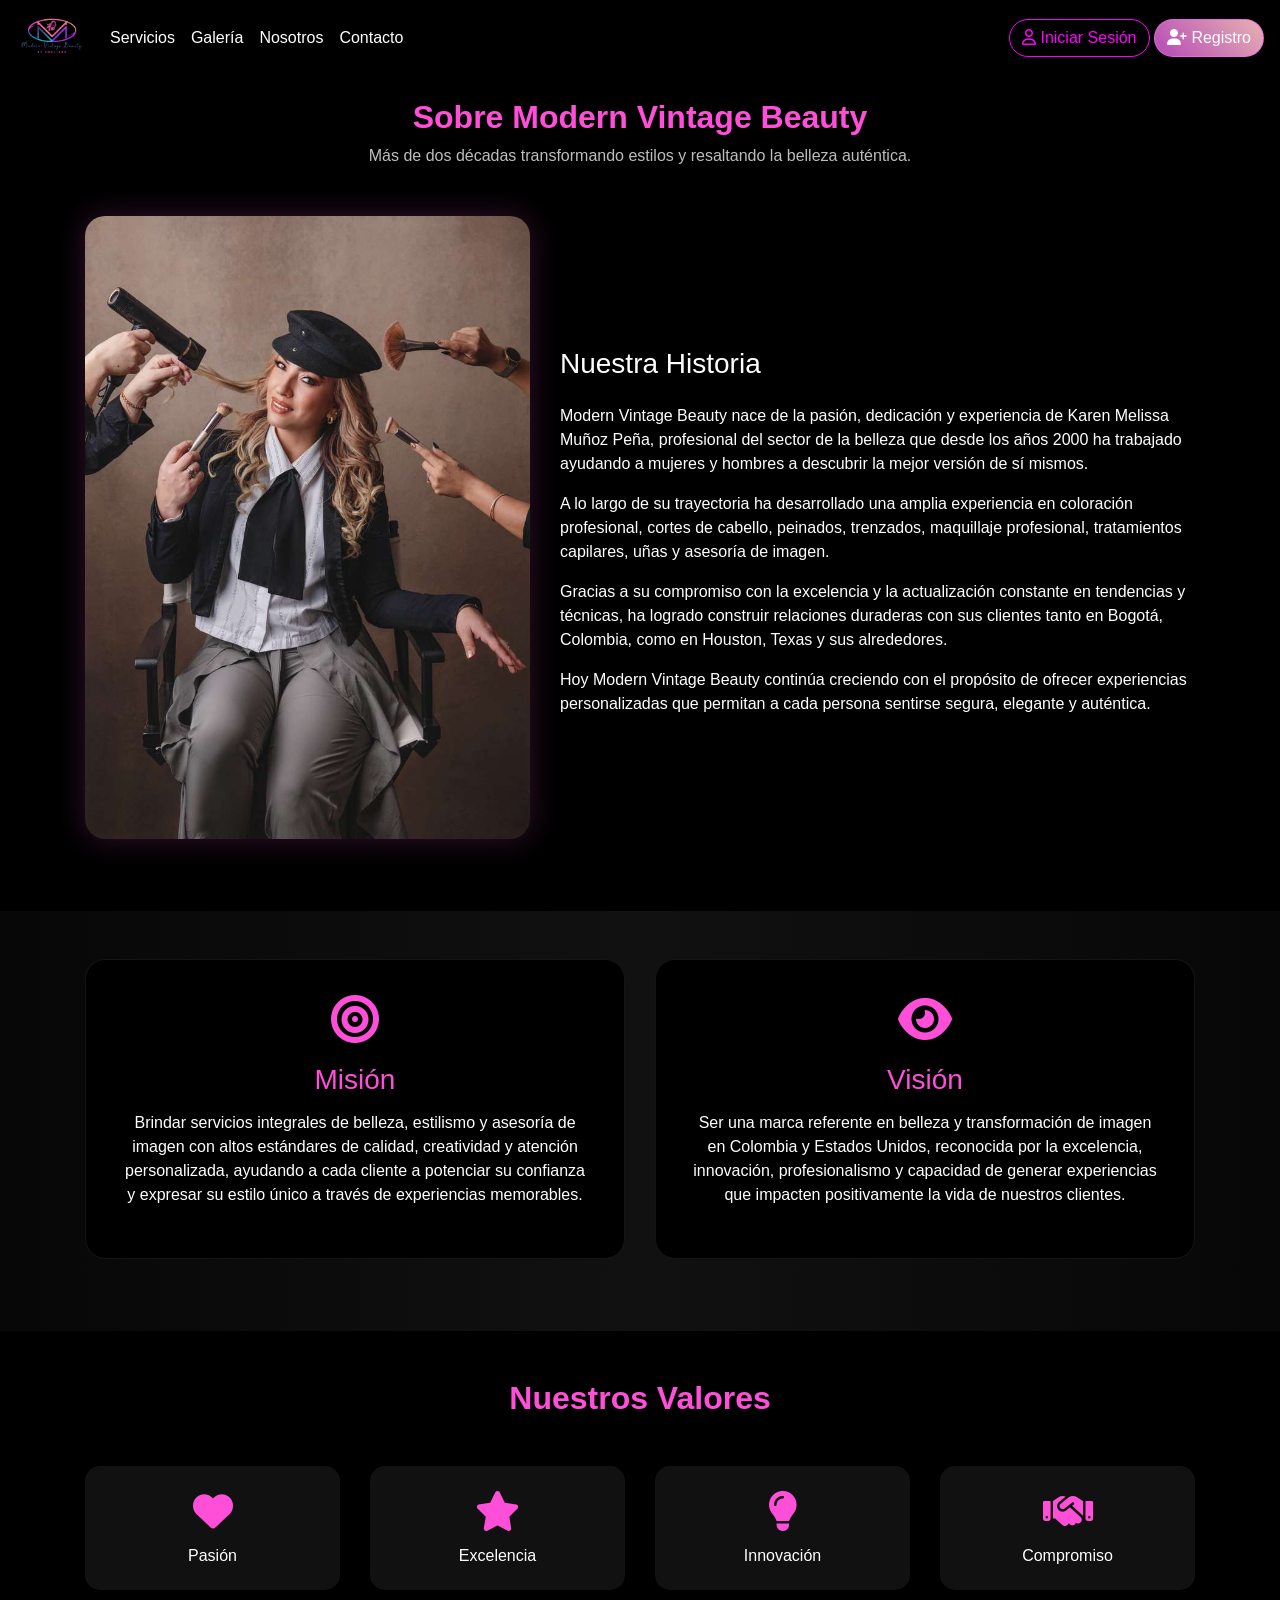
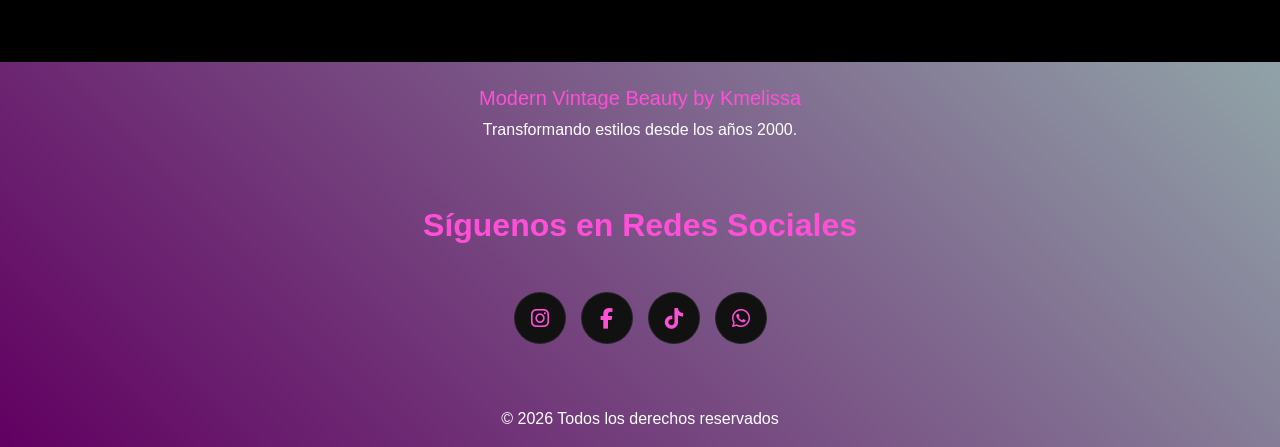
<file: nosotros.html>
<!doctype html>
<html lang="en">

<head>
    <!-- Required meta tags -->
    <meta charset="utf-8">
    <meta name="viewport" content="width=device-width, initial-scale=1, shrink-to-fit=no">

    <!-- Bootstrap CSS -->
    <link rel="stylesheet" href="https://cdn.jsdelivr.net/npm/bootstrap@4.6.2/dist/css/bootstrap.min.css"
        integrity="sha384-xOolHFLEh07PJGoPkLv1IbcEPTNtaed2xpHsD9ESMhqIYd0nLMwNLD69Npy4HI+N" crossorigin="anonymous">
    <!-- Font Awesome -->
    <link rel="stylesheet" href="https://cdnjs.cloudflare.com/ajax/libs/font-awesome/6.5.2/css/all.min.css">
    <!-- CSS -->
    <link rel="stylesheet" href="./nosotros.css">
    <link rel="stylesheet" href="./style.css">
    <title>Nosotros</title>
</head>

<body>

    <!-- NAVBAR -->

    <nav class="navbar navbar-expand-lg navbar-dark bg-dark">
        <a class="navbar-brand" href="./index.html"><img src="./assets/logoconfondo.png" alt="Logo" class="logo"></a>
        <button class="navbar-toggler" type="button" data-toggle="collapse" data-target="#navbarSupportedContent"
            aria-controls="navbarSupportedContent" aria-expanded="false" aria-label="Toggle navigation">
            <span class="navbar-toggler-icon"></span>
        </button>

        <div class="collapse navbar-collapse" id="navbarSupportedContent">
            <ul class="navbar-nav mr-auto">
                <li class="nav-item">
                    <a class="nav-link" href="./index.html#servicios">Servicios</a>
                </li>
                <li class="nav-item">
                    <a class="nav-link" href="./galeria.html">Galería</a>
                </li>
                <li class="nav-item">
                    <a class="nav-link" href="./nosotros.html">Nosotros</a>
                </li>
                <li class="nav-item">
                    <a class="nav-link" href="./contacto.html">Contacto</a>
                </li>
            </ul>
            <div class="botones-nav">

                <a href="./login.html" class="btn btn-login">
                    <i class="fa-regular fa-user"></i>
                    Iniciar Sesión
                </a>
                <a href="./registro.html" class="btn btn-registro">
                    <i class="fa-solid fa-user-plus"></i>
                    Registro
                </a>
            </div>
        </div>
    </nav>

    <!-- NOSOTROS -->

    <section class="nosotros py-5">

        <div class="container">

            <div class="text-center mb-5">

                <h2 class="section-title">
                    Sobre Modern Vintage Beauty
                </h2>

                <p class="section-subtitle">
                    Más de dos décadas transformando estilos y resaltando la belleza auténtica.
                </p>

            </div>

            <div class="row align-items-center">

                <div class="col-lg-5 mb-4">

                    <img src="./assets/fundadora.jpeg" alt="Fundadora Modern Vintage Beauty"
                        class="img-fluid nosotros-img">

                </div>

                <div class="col-lg-7">

                    <h3 class="mb-4">
                        Nuestra Historia
                    </h3>

                    <p>
                        Modern Vintage Beauty nace de la pasión, dedicación y experiencia de Karen Melissa Muñoz Peña,
                        profesional del sector de la belleza que desde los años 2000 ha trabajado
                        ayudando a mujeres y hombres a descubrir la mejor versión de sí mismos.
                    </p>

                    <p>
                        A lo largo de su trayectoria ha desarrollado una amplia experiencia en
                        coloración profesional, cortes de cabello, peinados, trenzados,
                        maquillaje profesional, tratamientos capilares, uñas y asesoría de imagen.
                    </p>

                    <p>
                        Gracias a su compromiso con la excelencia y la actualización constante
                        en tendencias y técnicas, ha logrado construir relaciones duraderas
                        con sus clientes tanto en Bogotá, Colombia, como en Houston, Texas
                        y sus alrededores.
                    </p>

                    <p>
                        Hoy Modern Vintage Beauty continúa creciendo con el propósito de ofrecer
                        experiencias personalizadas que permitan a cada persona sentirse segura,
                        elegante y auténtica.
                    </p>

                </div>

            </div>

        </div>

    </section>

    <!-- MISIÓN Y VISIÓN -->

    <section class="mision-vision py-5">

        <div class="container">

            <div class="row">

                <div class="col-md-6 mb-4">

                    <div class="mv-card h-100">

                        <i class="fa-solid fa-bullseye mv-icon"></i>

                        <h3>Misión</h3>

                        <p>
                            Brindar servicios integrales de belleza, estilismo y asesoría
                            de imagen con altos estándares de calidad, creatividad y atención
                            personalizada, ayudando a cada cliente a potenciar su confianza
                            y expresar su estilo único a través de experiencias memorables.
                        </p>

                    </div>

                </div>

                <div class="col-md-6 mb-4">

                    <div class="mv-card h-100">

                        <i class="fa-solid fa-eye mv-icon"></i>

                        <h3>Visión</h3>

                        <p>
                            Ser una marca referente en belleza y transformación de imagen
                            en Colombia y Estados Unidos, reconocida por la excelencia,
                            innovación, profesionalismo y capacidad de generar experiencias
                            que impacten positivamente la vida de nuestros clientes.
                        </p>

                    </div>

                </div>

            </div>

        </div>

    </section>

    <!-- VALORES -->

    <section class="valores py-5">

        <div class="container">

            <div class="text-center mb-5">

                <h2 class="section-title">
                    Nuestros Valores
                </h2>

            </div>

            <div class="row">

                <div class="col-md-3 col-6 mb-4">

                    <div class="valor-item">

                        <i class="fa-solid fa-heart"></i>

                        <h6>Pasión</h6>

                    </div>

                </div>

                <div class="col-md-3 col-6 mb-4">

                    <div class="valor-item">

                        <i class="fa-solid fa-star"></i>

                        <h6>Excelencia</h6>

                    </div>

                </div>

                <div class="col-md-3 col-6 mb-4">

                    <div class="valor-item">

                        <i class="fa-solid fa-lightbulb"></i>

                        <h6>Innovación</h6>

                    </div>

                </div>

                <div class="col-md-3 col-6 mb-4">

                    <div class="valor-item">

                        <i class="fa-solid fa-handshake"></i>

                        <h6>Compromiso</h6>

                    </div>

                </div>

            </div>

        </div>

    </section>

    <!-- FOOTER -->

    <footer class="py-4">

        <div class="container text-center">

            <h5>Modern Vintage Beauty by Kmelissa</h5>

            <p>
                Transformando estilos desde los años 2000.
            </p>
            <section class="redes-section py-5">

                <div class="container text-center">

                    <h2 class="section-title mb-5">

                        Síguenos en Redes Sociales

                    </h2>

                    <div class="social-links">

                        <a href="https://www.instagram.com/modernvintagebeauty_bykmelissa/" class="social-btn">

                            <i class="fa-brands fa-instagram"></i>

                        </a>

                        <a href="https://www.facebook.com/karenmelissa.munozpena?locale=es_LA" class="social-btn">

                            <i class="fa-brands fa-facebook-f"></i>

                        </a>

                        <a href="https://www.tiktok.com/@modern_vintage_beauty_km?lang=es-419" class="social-btn">

                            <i class="fa-brands fa-tiktok"></i>

                        </a>

                        <a href="https://wa.me/13463327100" class="social-btn">

                            <i class="fa-brands fa-whatsapp"></i>

                        </a>

                    </div>

                </div>

            </section>

            <p class="mb-0">
                © 2026 Todos los derechos reservados
            </p>

        </div>

    </footer>


    <!-- Optional JavaScript; choose one of the two! -->

    <!-- Option 1: jQuery and Bootstrap Bundle (includes Popper) -->
    <script src="https://cdn.jsdelivr.net/npm/jquery@3.5.1/dist/jquery.slim.min.js"
        integrity="sha384-DfXdz2htPH0lsSSs5nCTpuj/zy4C+OGpamoFVy38MVBnE+IbbVYUew+OrCXaRkfj"
        crossorigin="anonymous"></script>
    <script src="https://cdn.jsdelivr.net/npm/bootstrap@4.6.2/dist/js/bootstrap.bundle.min.js"
        integrity="sha384-Fy6S3B9q64WdZWQUiU+q4/2Lc9npb8tCaSX9FK7E8HnRr0Jz8D6OP9dO5Vg3Q9ct"
        crossorigin="anonymous"></script>

    <!-- Option 2: Separate Popper and Bootstrap JS -->
    <!--
    <script src="https://cdn.jsdelivr.net/npm/jquery@3.5.1/dist/jquery.slim.min.js" integrity="sha384-DfXdz2htPH0lsSSs5nCTpuj/zy4C+OGpamoFVy38MVBnE+IbbVYUew+OrCXaRkfj" crossorigin="anonymous"></script>
    <script src="https://cdn.jsdelivr.net/npm/popper.js@1.16.1/dist/umd/popper.min.js" integrity="sha384-9/reFTGAW83EW2RDu2S0VKaIzap3H66lZH81PoYlFhbGU+6BZp6G7niu735Sk7lN" crossorigin="anonymous"></script>
    <script src="https://cdn.jsdelivr.net/npm/bootstrap@4.6.2/dist/js/bootstrap.min.js" integrity="sha384-+sLIOodYLS7CIrQpBjl+C7nPvqq+FbNUBDunl/OZv93DB7Ln/533i8e/mZXLi/P+" crossorigin="anonymous"></script>
    -->
</body>

</html>
</file>
<file: index.css>
.hero {

    position: relative;
    min-height: 100vh;
    background-image: url('../assets/headermamaylogoalaizq.jpeg');
    background-size: cover;
    background-color: #000;
    background-position: center;
    background-repeat: no-repeat;
    display: flex;
    align-items: center;
}

.overlay {

    position: absolute;
    top: 0;
    left: 0;
    width: 100%;
    height: 100%;
    background: rgba(0, 0, 0, 0.55);
}

.hero-content {

    position: relative;
    z-index: 2;
}

.hero h1 {

    color: white;
    font-size: 4rem;
    font-weight: 800;
}

.hero span {

    color: #ff4fd8;
}

.hero p {
    color: white;
    font-size: 1.25rem;
}

a.btn.btn-principal {
    background: linear-gradient(45deg, #f362f3bf, #ffc5c5e6);
    border-color: #f362f3bf;
    border-radius: 19px;
    color: #fffefe;
}

a.btn.btn-secundario {
    background: transparent;
    border-color: fuchsia;
    color: fuchsia;
    border-radius: 19px;
}

.servicio-card {
    height: 100%;
}

.servicio-card img {
    height: 300px;
    object-fit: cover;
}

.card-body {
    display: flex;
    align-items: center;
    justify-content: center;
    text-align: center;
}

.card {

    background: #000000;
    color: white;
    border: 1px solid rgba(255, 255, 255, .08);
    border-radius: 15px;
}


.h5,
h5 {
    font-size: 1.25rem;
    color: #ff4fd8;
}

/* BENEFICIOS */

.beneficios {

    background: linear-gradient(90deg,
            #070707,
            #111111,
            #070707);

    padding: 25px 0;
    border-top: 1px solid rgba(255, 255, 255, .05);
    border-bottom: 1px solid rgba(255, 255, 255, .05);
}

.beneficio-item {

    color: white;
    padding: 15px;
    position: relative;
}

.beneficio-item:not(:last-child)::after {

    content: "";
    position: absolute;
    right: 0;
    top: 50%;
    transform: translateY(-50%);
    width: 1px;
    height: 50px;
    background: rgba(255, 255, 255, .15);
}

.beneficio-item i {

    font-size: 2rem;
    color: #ff4fd8;
    margin-bottom: 12px;
    display: block;
    transition: .3s;
}

.beneficio-item:hover i {

    transform: scale(1.15);
    color: #ff7de8;
}

.beneficio-item h6 {

    margin: 0;
    color: white;
    font-size: .95rem;
    font-weight: 500;
    line-height: 1.4;
}


/* EFECTOS */

.card {

    transition: .3s ease;
}

.card:hover {

    transform: translateY(-6px);
    border-color: rgba(255, 79, 216, .5);
    box-shadow: 0 0 25px rgba(255, 79, 216, .15);
}

.btn-principal,
.btn-secundario,
.btn-login,
.btn-registro {

    transition: .3s;
}

.btn-principal:hover,
.btn-registro:hover {

    transform: translateY(-2px);
    box-shadow: 0 0 20px rgba(255, 79, 216, .35);
}

.btn-secundario:hover,
.btn-login:hover {

    background: rgba(255, 79, 216, .1);
}

/* RESPONSIVIDAD */
/* Tablets */

@media (max-width: 992px) {

    .hero {

        text-align: center;

        min-height: 80vh;

        background-position: 70% center;
    }

    .hero h1 {

        font-size: 3rem;
    }

    .hero p {

        font-size: 1.1rem;
    }

    .hero-buttons {

        display: flex;

        justify-content: center;

        flex-wrap: wrap;

        gap: 10px;
    }

    .botones-nav {

        margin-top: 15px;
    }

    .servicio-card img {

        height: 250px;
    }

}


/* Celulares */

@media (max-width: 768px) {

    /* NAVBAR */

    .navbar-brand img.logo {

        width: 55px;
    }

    .navbar-nav {

        text-align: center;
    }

    .botones-nav {

        display: flex;

        flex-direction: column;

        gap: 10px;

        margin-top: 15px;
    }

    .btn-login,
    .btn-registro {

        width: 100%;
    }

    /* HERO */

    .hero {

        min-height: 90vh;

        background-position: 72% center;

        text-align: center;
    }

    .hero h1 {

        font-size: 2.4rem;

        line-height: 1.2;
    }

    .hero p {

        font-size: 1rem;

        margin-bottom: 25px;
    }

    .hero-buttons {

        display: flex;

        flex-direction: column;

        gap: 12px;
    }

    .hero-buttons .btn {

        width: 100%;
    }

    /* BENEFICIOS */

    .beneficio-item {

        padding: 20px 10px;
    }

    .beneficio-item i {

        font-size: 1.8rem;
    }

    .beneficio-item h6 {

        font-size: .9rem;
    }

    /* SERVICIOS */

    .section-title {

        font-size: 2rem;
    }

    .servicio-card img {

        height: 220px;
    }

    .card-text {

        font-size: .95rem;
    }

    /* TESTIMONIOS */

    .card {

        margin-bottom: 20px;
    }

}

/* Celulares pequeños */

@media (max-width: 576px) {

    .hero {

        min-height: 100vh;
    }

    .hero h1 {

        font-size: 2rem;
    }

    .hero p {

        font-size: .95rem;
    }

    .section-title {

        font-size: 1.8rem;
    }

    .servicio-card img {

        height: 200px;
    }

    .beneficio-item {

        padding: 15px 5px;
    }

    .beneficio-item h6 {

        font-size: .8rem;
    }

}
</file>
<file: style.css>
html {
    scroll-behavior: smooth;
}

body {
    padding-top: 50px;
}

/* NAVBAR */

body {
    font-family: Arial, sans-serif;
    background-color: #000;
    color: white;
}

img.logo {
    width: 70px;
    border-radius: 30px;
    cursor: pointer;
}

.bg-dark {
    background-color: #000000 !important;
}

.navbar {
    position: fixed;
    top: 0;
    left: 0;
    width: 100%;
    z-index: 9999;
    background: rgba(0, 0, 0, 0.95) !important;
    backdrop-filter: blur(10px);
    box-shadow: 0 2px 15px rgba(0,0,0,.3);
}

a.btn.btn-login {
    background: transparent;
    border-color: fuchsia;
    color: fuchsia;
    border-radius: 19px;
    cursor: pointer;
}

a.btn.btn-registro {
    background: linear-gradient(45deg, #f362f3bf, #ffc5c5e6);
    border-color: #f362f3bf;
    border-radius: 19px;
    color: #fffefe;
    cursor: pointer;
}

.navbar-dark .navbar-nav .nav-link {
    color: white;
    transition: 0.3s;
}

.navbar-dark .navbar-nav .nav-link:hover {
    color: #ff4fd8;
}

.navbar-dark .navbar-nav .active>.nav-link {
    color: #ff4fd8;
    font-weight: bold;
}

/* NAVBAR END */

/* FOOTER */

/* REDES */

.social-links {
    display: flex;
    justify-content: center;
    gap: 15px;
    flex-wrap: wrap;
    margin-top: 15px;
    margin-bottom: 15px;
}

.social-btn {

    width: 52px;
    height: 52px;
    font-size: 1.3rem;
    display: flex;
    justify-content: center;
    align-items: center;
    border-radius: 50%;
    background: #111;
    border: 1px solid rgba(255, 255, 255, .08);
    color: #ff4fd8;
    transition: .3s;
}

.social-btn:hover {

    color: white;
    background: #ff4fd8;
    text-decoration: none;
    transform: translateY(-5px);
}

footer.py-4 {
    background: linear-gradient(45deg, #610061, #a2b7bce3);
    padding-top: 1.5rem !important;
    padding-bottom: 1rem !important;
}


.h5,
h5 {
    font-size: 1.25rem;
    color: #ff4fd8;
}

/* FOOTER END */
</file>
<file: consultar.css>
/* CONSULTAR CLIENTE */

.consulta-section {

    min-height: 100vh;

    background:
        linear-gradient(
            rgba(0,0,0,.75),
            rgba(0,0,0,.75)
        ),
        url('../assets/headermamaylogoalaizq.jpeg');

    background-size: cover;

    background-position: center;

    padding: 80px 0;
}

.consulta-card {

    background: rgba(15,15,15,.95);

    border: 1px solid rgba(255,255,255,.08);

    border-radius: 20px;

    padding: 40px;

    backdrop-filter: blur(10px);

    box-shadow: 0 0 35px rgba(255,79,216,.15);
}

.consulta-icon {

    font-size: 3rem;

    color: #ff4fd8;

    margin-bottom: 15px;
}

.consulta-card h2 {

    color: #ff4fd8;

    font-weight: 700;
}

.consulta-card p {

    color: #bdbdbd;
}

.consulta-card label {

    color: white;

    font-weight: 500;
}

.consulta-card .form-control {

    background: #111;

    border: 1px solid rgba(255,255,255,.1);

    color: white;

    height: 48px;
}

.consulta-card .form-control:focus {

    background: #111;

    color: white;

    border-color: #ff4fd8;

    box-shadow: 0 0 10px rgba(255,79,216,.35);
}

.btn-consultar {

    background: transparent;

    border: 2px solid #ff4fd8;

    color: #ff4fd8;

    border-radius: 30px;

    padding: 12px;

    font-weight: bold;

    transition: .3s;
}

.btn-consultar:hover {

    background: #ff4fd8;

    color: white;

    box-shadow: 0 0 20px rgba(255,79,216,.35);
}

.resultado-cliente {

    min-height: 120px;

    border-radius: 15px;

    background: rgba(255,255,255,.04);

    border: 1px solid rgba(255,255,255,.08);

    color: white;

    padding: 25px;

    text-align: left;

    overflow-wrap: break-word;
}

.resultado-cliente i {

    color: #ff4fd8;

    margin-right: 8px;
}

.resultado-cliente h4 {

    color: #ff4fd8;

    margin-bottom: 20px;

    text-align: center;
}

.resultado-cliente p {

    margin-bottom: 10px;

    font-size: 1rem;
}

.resultado-cliente strong {

    color: #ff4fd8;
}

/* RESPONSIVIDAD */

@media(max-width:768px){

    .consulta-card{

        padding:25px;
    }

    .consulta-section{

        padding:40px 15px;
    }

    .consulta-card h2{

        font-size:2rem;
    }

}
</file>
<file: contacto.css>
/* CONTACTO */

.contacto-section {

    background: #000;
    color: white;
}

.contact-card {

    background: #111;
    border: 1px solid rgba(255,255,255,.08);
    border-radius: 20px;
    padding: 35px;
    height: 100%;
}

.contact-card h3 {

    color: #ff4fd8;
    margin-bottom: 25px;
}

.contact-item {

    display: flex;
    align-items: center;
    margin-bottom: 20px;
    color: white;
}

.contact-item i {

    color: #ff4fd8;
    font-size: 1.3rem;
    width: 35px;
}

/* FORMULARIO */

.contact-card .form-control {

    background: #000;
    border: 1px solid rgba(255,255,255,.1);
    color: white;
}

.contact-card .form-control:focus {
    background: #000;
    color: white;
    border-color: #ff4fd8;
    box-shadow: 0 0 10px rgba(255,79,216,.3);
}

.btn-contacto {

    background: linear-gradient(
        45deg,
        #ff4fd8,
        #ffc5c5
    );
    color: white;
    border: none;
    border-radius: 30px;
    padding: 12px 25px;
    font-weight: bold;
}

/* REDES SOCIALES */

.redes-section {

    background: linear-gradient(
        90deg,
        #070707,
        #111111,
        #070707
    );
}

.social-links {

    display: flex;
    justify-content: center;
    gap: 25px;
    flex-wrap: wrap;
}

.social-btn {

    width: 70px;
    height: 70px;
    display: flex;
    justify-content: center;
    align-items: center;
    border-radius: 50%;
    background: #111;
    border: 1px solid rgba(255,255,255,.08);
    color: #ff4fd8;
    font-size: 1.8rem;
    transition: .3s;
}

.social-btn:hover {

    color: white;
    background: #ff4fd8;
    text-decoration: none;
    transform: translateY(-5px);
}

/* RESPONSIVIDAD */

@media(max-width:768px){

    .contact-card{

        margin-bottom:20px;
    }

    .social-btn{

        width:60px;
        height:60px;
        font-size:1.5rem;
    }

}
</file>
<file: login.css>
.login-section {

    min-height: 100vh;
    background:
        linear-gradient(
            rgba(0,0,0,.75),
            rgba(0,0,0,.75)
        ),
        url('../assets/headermamaylogoalaizq.jpeg');

    background-size: cover;
    background-position: center;
    display: flex;
    align-items: center;
    padding: 60px 0;
}

.login-card {

    background: rgba(15,15,15,.95);
    border-radius: 20px;
    padding: 40px;
    border: 1px solid rgba(255,255,255,.08);
    backdrop-filter: blur(10px);
    box-shadow: 0 0 35px rgba(255,79,216,.15);
}

.login-icon {

    font-size: 3rem;
    color: #ff4fd8;
    margin-bottom: 15px;
}

.login-card h2 {

    color: #ff4fd8;
    font-weight: 700;
}

.login-card p {

    color: #bdbdbd;
}

.login-card label {

    color: white;
}

.form-control {

    background: #111;
    border: 1px solid rgba(255,255,255,.1);
    color: white;
    height: 48px;
}

.form-control:focus {

    background: #111;
    color: white;
    border-color: #ff4fd8;
    box-shadow: 0 0 10px rgba(255,79,216,.35);
}

.form-check-label {

    color: #cfcfcf;
}

.btn-login-form {

    background: linear-gradient(
        45deg,
        #ff4fd8,
        #ffc5c5
    );

    border: none;
    color: white;
    font-weight: bold;
    border-radius: 30px;
    padding: 12px;
    transition: .3s;
}

.btn-login-form:hover {

    transform: translateY(-3px);
    box-shadow: 0 0 20px rgba(255,79,216,.35);
    color: white;
}

.link-registro {

    color: #ff4fd8;
    font-weight: 600;
    text-decoration: none;
}

.link-registro:hover {

    color: #ffc5c5;
    text-decoration: none;
}

hr {

    border-color: rgba(255,255,255,.08);
}

@media(max-width:768px){

    .login-card{

        padding:25px;
    }

    .login-section{

        padding:40px 15px;
    }

    .login-card h2{

        font-size:2rem;
    }

}
</file>
<file: nosotros.css>
/* NOSOTROS */
.nosotros {

    background: #000;
    color: white;
}

.section-title {

    color: #ff4fd8;
    font-weight: 700;
}

.section-subtitle {

    color: #bdbdbd;
}

.nosotros-img {

    border-radius: 20px;
    box-shadow: 0 0 30px rgba(255,79,216,.20);
    width: 100%;
}

/* MISION Y VISION */

.mision-vision {

    background: linear-gradient(
        90deg,
        #070707,
        #111111,
        #070707
    );
}

.mv-card {

    background: #000;
    border: 1px solid rgba(255,255,255,.08);
    border-radius: 20px;
    padding: 35px;
    text-align: center;
    color: white;
    transition: .3s;
}

.mv-card:hover {

    transform: translateY(-5px);
    border-color: rgba(255,79,216,.5);
    box-shadow: 0 0 25px rgba(255,79,216,.15);
}

.mv-icon {

    font-size: 3rem;
    color: #ff4fd8;
    margin-bottom: 20px;
}

.mv-card h3 {

    color: #ff4fd8;
    margin-bottom: 15px;
}

/* VALORES */

.valores {

    background: #000;
}

.valor-item {

    text-align: center;
    padding: 25px;
    background: #111;
    border-radius: 15px;
    transition: .3s;
    height: 100%;
}

.valor-item:hover {

    transform: translateY(-5px);
    box-shadow: 0 0 20px rgba(255,79,216,.15);
}

.valor-item i {

    font-size: 2.5rem;
    color: #ff4fd8;
    margin-bottom: 15px;
}

.valor-item h6 {

    color: white;
    margin: 0;
}

/* RESPONSIVIDAD */

@media (max-width: 768px) {

    .nosotros {

        text-align: center;
    }

    .nosotros-img {

        margin-bottom: 30px;
    }

    .mv-card {

        padding: 25px;
    }

    .section-title {

        font-size: 2rem;
    }
}
</file>
